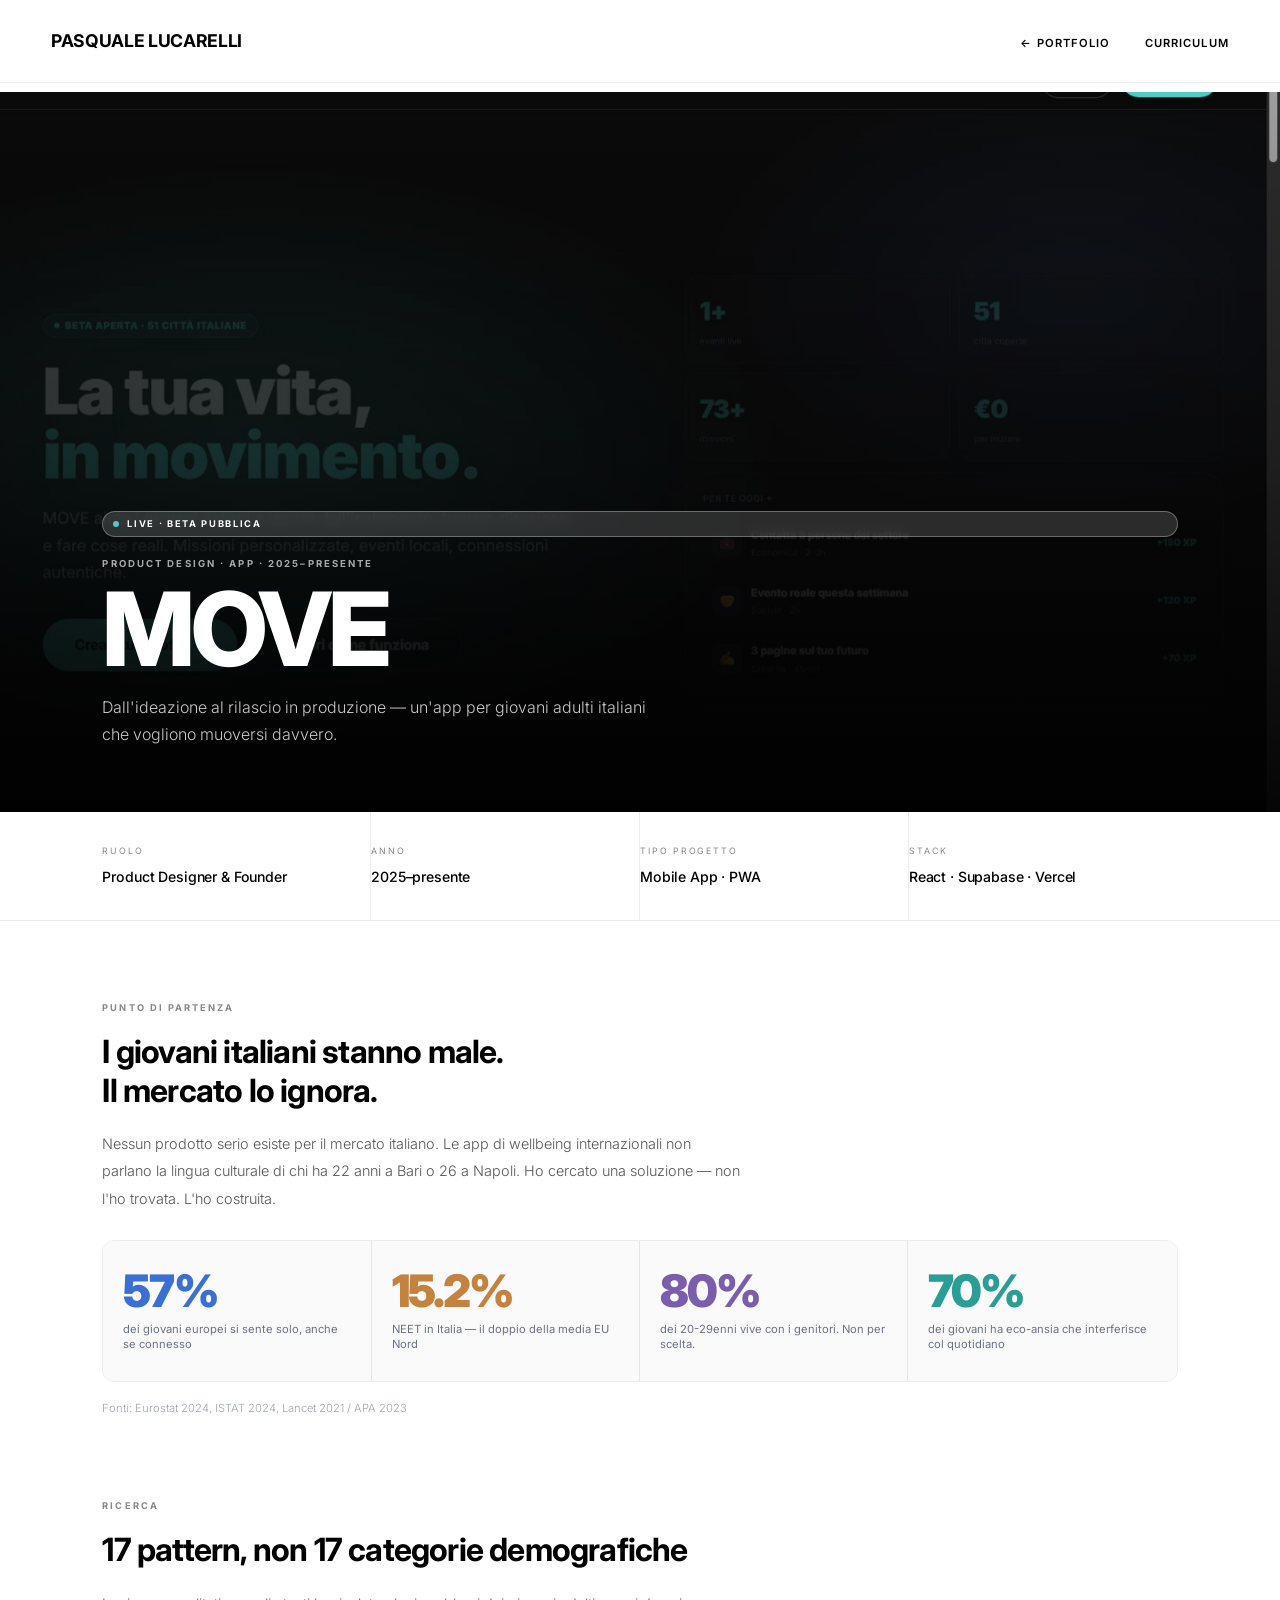
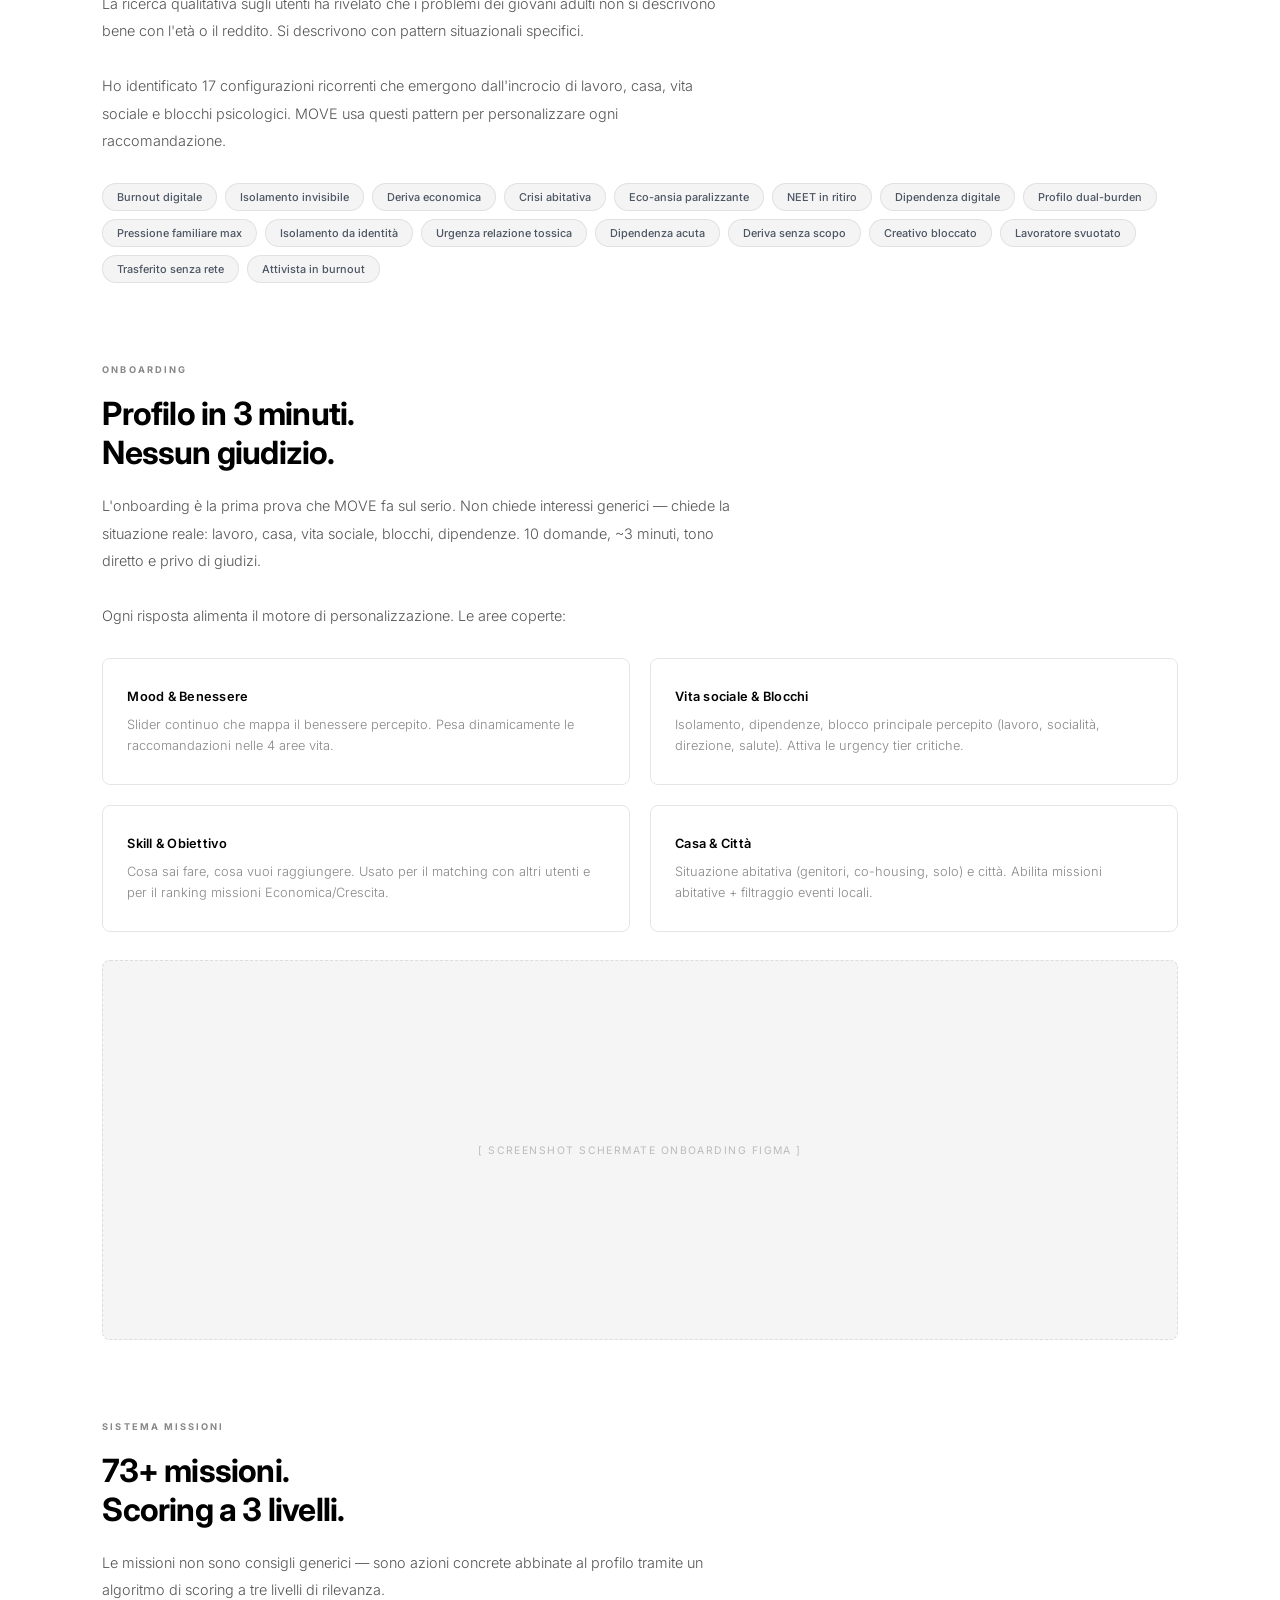
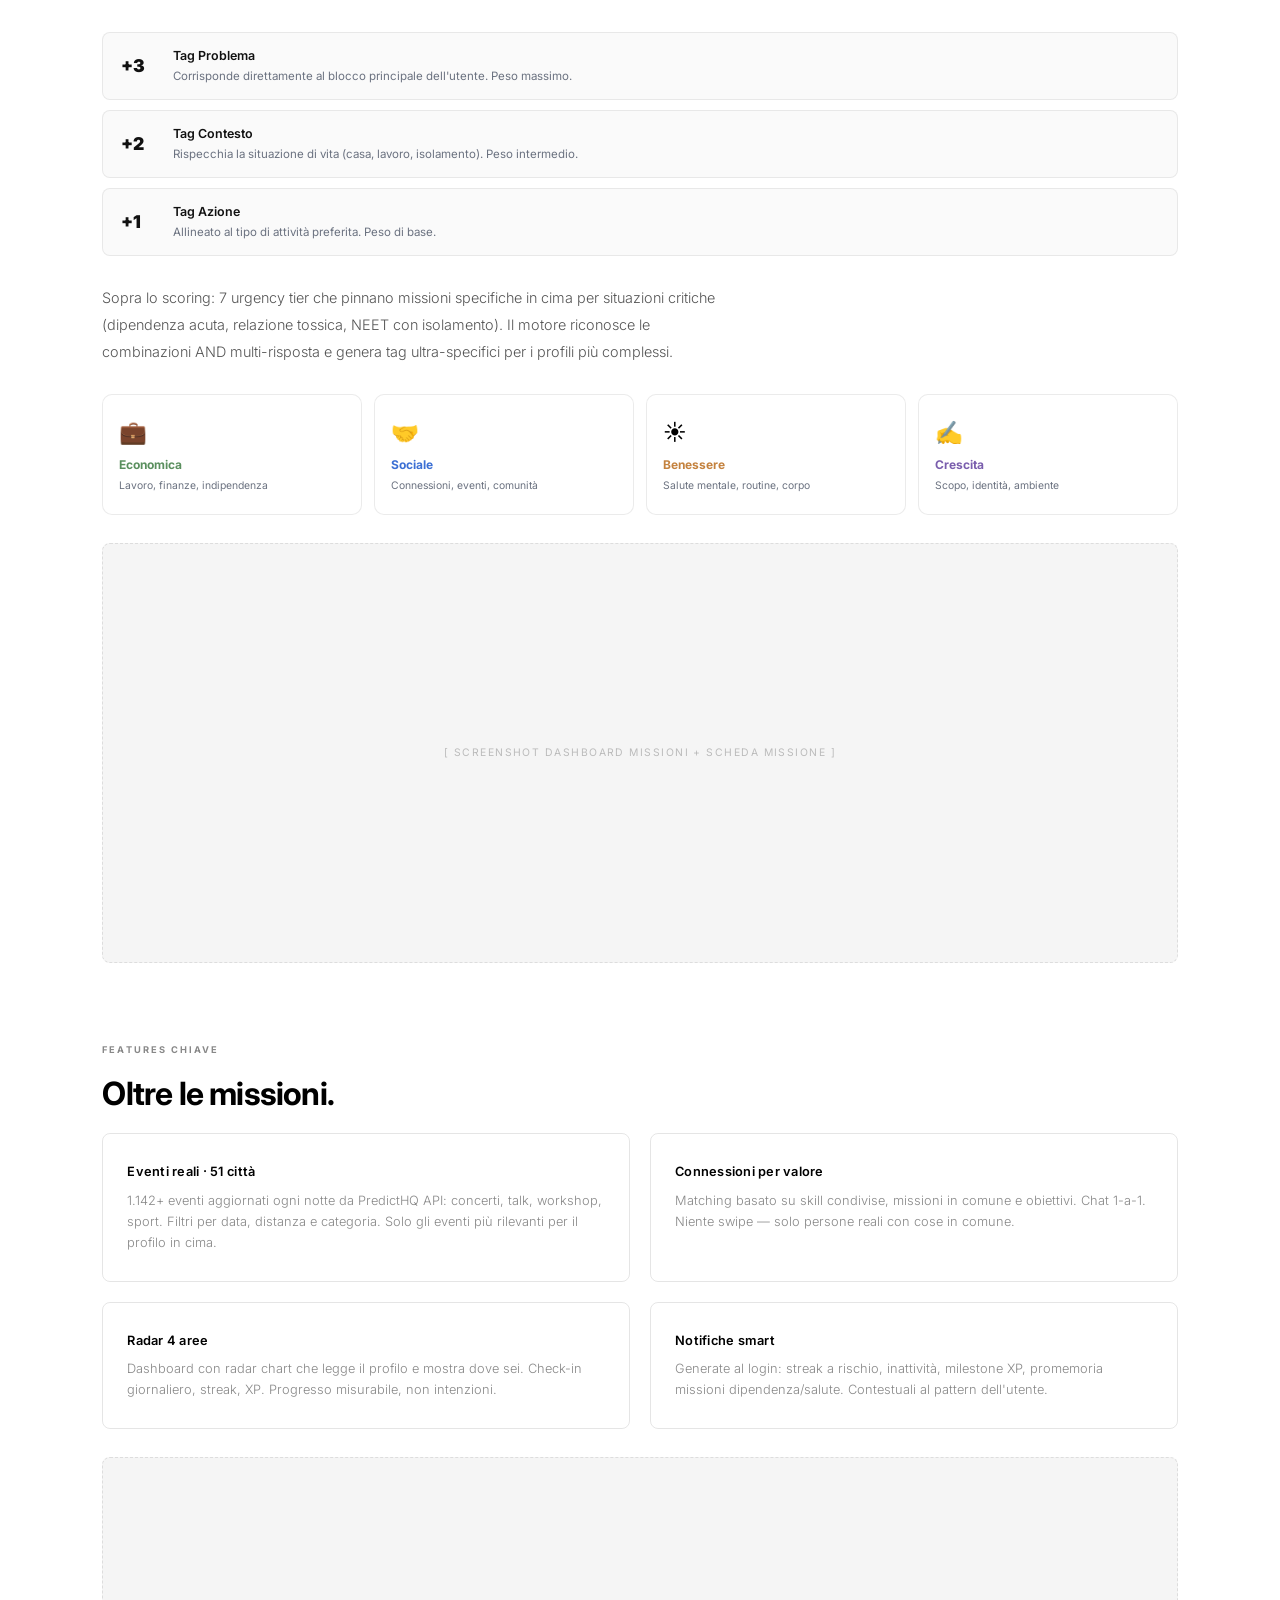
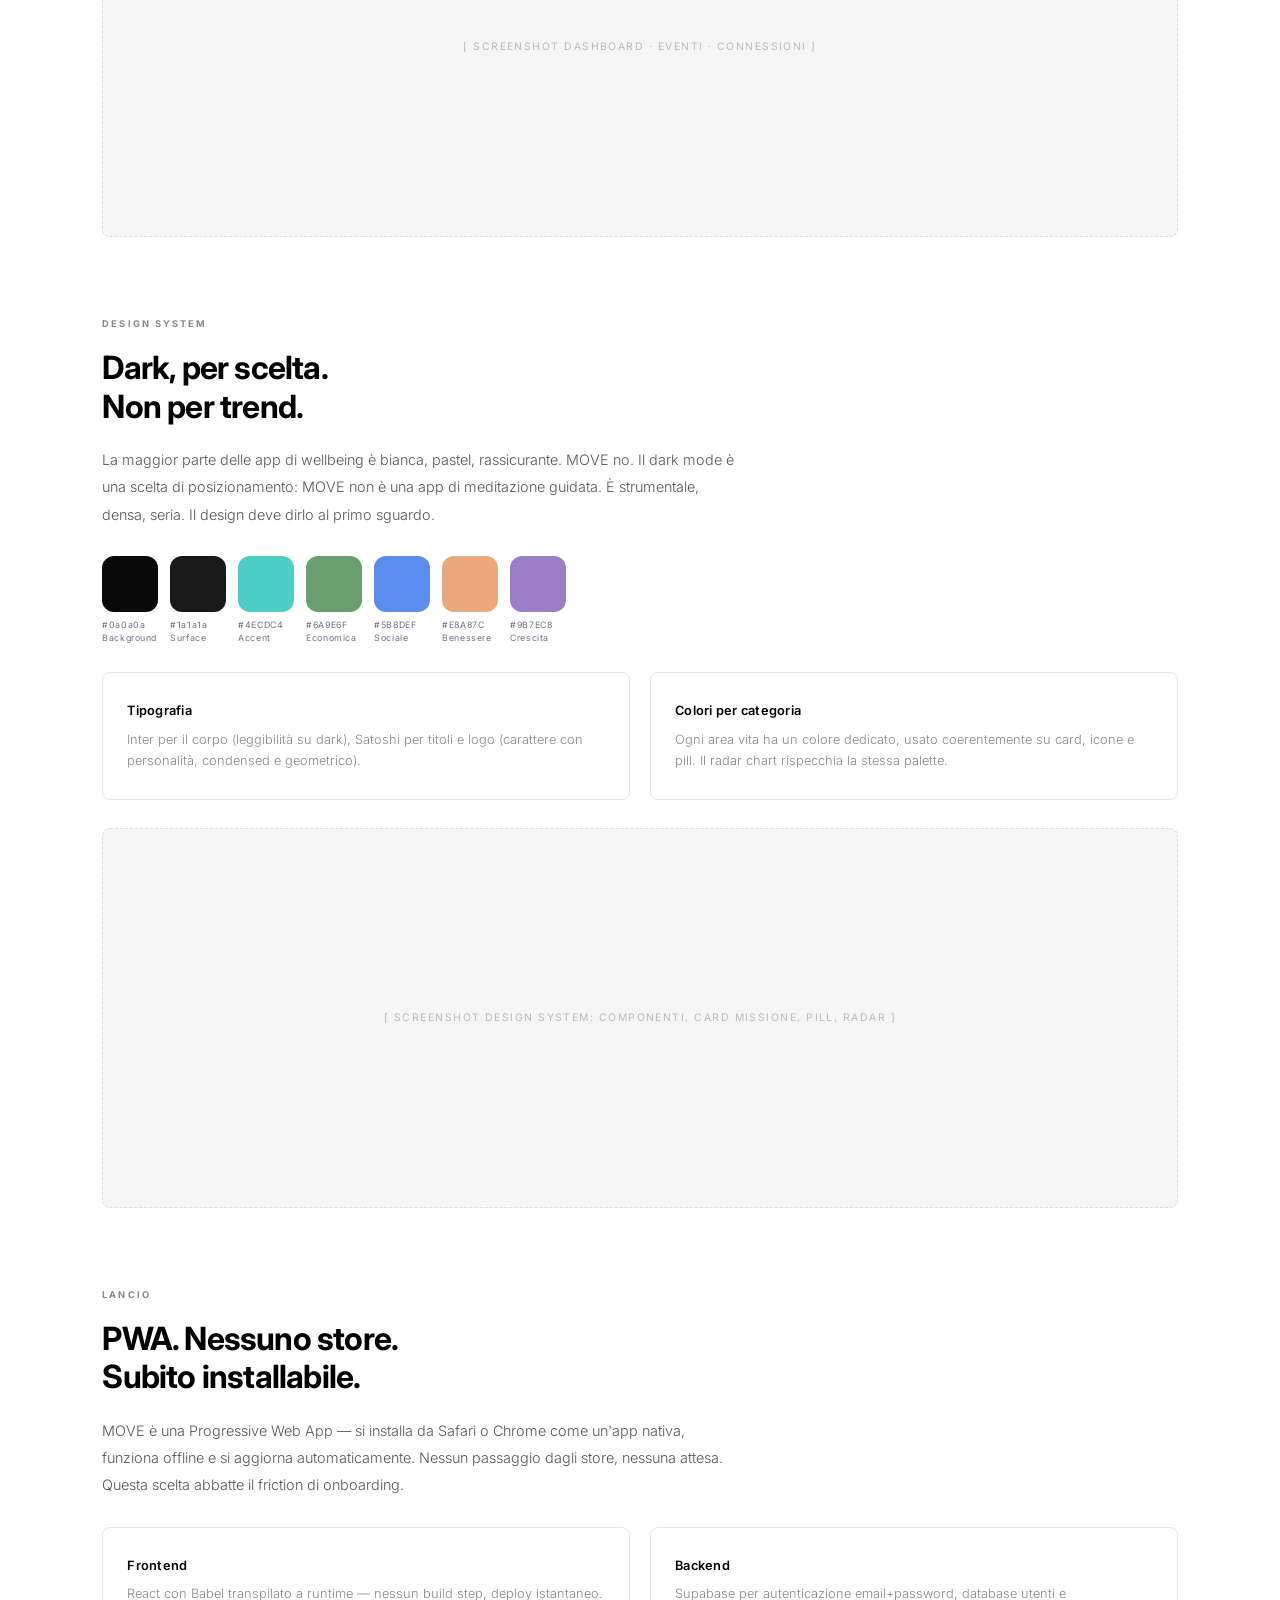
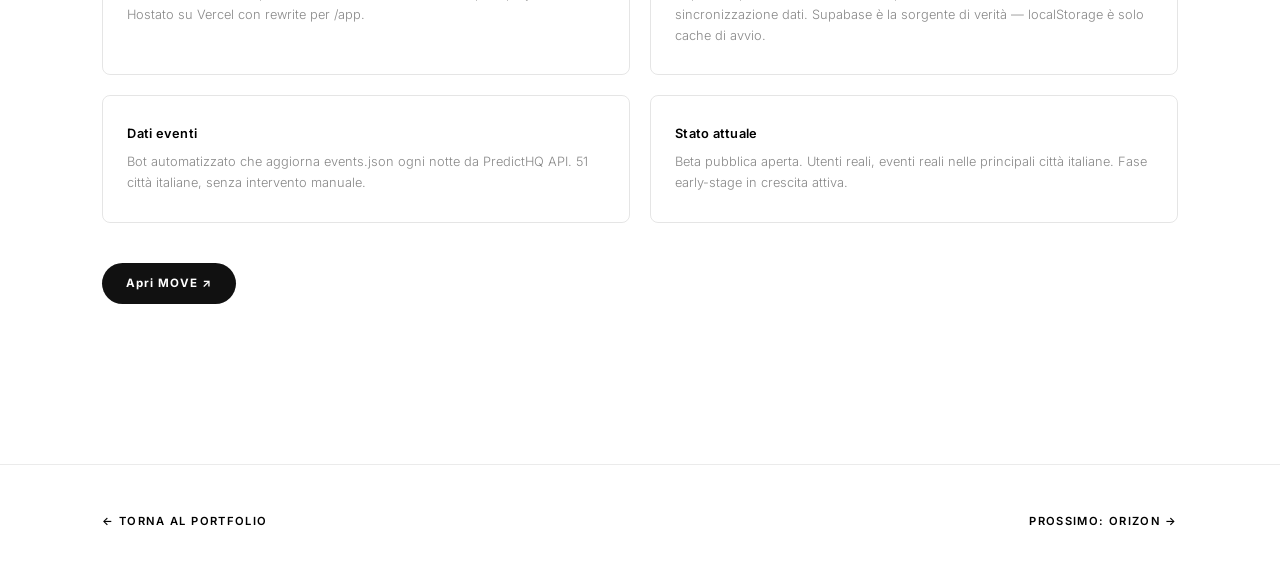
<file: move.html>
<!doctype html>
<html lang="it">
  <head>
    <meta charset="utf-8" />
    <meta name="viewport" content="width=device-width, initial-scale=1" />
    <title>MOVE — Case Study · Pasquale Lucarelli</title>
    <meta name="description" content="Come ho progettato e lanciato MOVE, un'app in beta pubblica per giovani adulti italiani — dalla ricerca utente al rilascio in produzione.">
    <link rel="icon" type="image/x-icon" href="assets/img/favicon/favicon.ico">
    <link href="https://cdn.jsdelivr.net/npm/bootstrap@5.3.3/dist/css/bootstrap.min.css" rel="stylesheet">
    <link href="https://fonts.googleapis.com/css2?family=Inter:wght@300;400;600;700;800&display=swap" rel="stylesheet">
    <link rel="stylesheet" href="assets/css/Style.css">

    <style>
      /* Componenti MOVE-specifici — palette light, coerente con le altre case study */

      /* Stats strip */
      .move-stats {
        display: grid;
        grid-template-columns: repeat(4, 1fr);
        border: 1px solid rgba(0,0,0,.08);
        border-radius: 12px;
        overflow: hidden;
        margin: 0 0 28px 0;
      }
      .move-stat {
        padding: 28px 20px;
        background: #fafafa;
        border-right: 1px solid rgba(0,0,0,.08);
      }
      .move-stat:last-child { border-right: none; }
      .move-stat-val {
        font-size: clamp(1.8rem, 3.5vw, 2.8rem);
        font-weight: 900;
        letter-spacing: -0.05em;
        line-height: 1;
        margin-bottom: 8px;
      }
      .move-stat-lbl { font-size: 0.7rem; color: #6B7280; line-height: 1.4; }

      /* Pattern pills */
      .move-patterns { display: flex; flex-wrap: wrap; gap: 8px; margin: 0 0 28px 0; }
      .move-pattern {
        padding: 5px 14px;
        background: #f4f4f4;
        border: 1px solid rgba(0,0,0,.08);
        border-radius: 20px;
        font-size: 0.68rem;
        color: #4B5563;
        font-weight: 500;
      }

      /* Scoring rows */
      .move-scoring { display: flex; flex-direction: column; gap: 10px; margin: 0 0 28px 0; }
      .move-score-row {
        display: flex;
        align-items: center;
        gap: 16px;
        padding: 14px 18px;
        background: #fafafa;
        border: 1px solid rgba(0,0,0,.07);
        border-radius: 8px;
      }
      .move-score-pts { font-size: 1.1rem; font-weight: 900; color: #111; min-width: 36px; }
      .move-score-label { font-size: 0.78rem; font-weight: 600; color: #111; }
      .move-score-desc  { font-size: 0.72rem; color: #6B7280; margin-top: 2px; }

      /* Categorie missioni */
      .move-cats { display: grid; grid-template-columns: repeat(4, 1fr); gap: 12px; margin: 0 0 28px 0; }
      .move-cat {
        padding: 20px 16px;
        border-radius: 10px;
        border: 1px solid rgba(0,0,0,.08);
        background: #fff;
      }
      .move-cat-icon { font-size: 1.4rem; margin-bottom: 8px; }
      .move-cat-name { font-size: 0.75rem; font-weight: 700; margin-bottom: 4px; }
      .move-cat-count { font-size: 0.65rem; color: #6B7280; }

      /* Palette swatches */
      .move-palette { display: flex; gap: 12px; margin: 0 0 28px 0; flex-wrap: wrap; }
      .move-swatch { width: 56px; height: 56px; border-radius: 12px; }
      .move-swatch-label { margin-top: 6px; font-size: 0.55rem; color: #6B7280; letter-spacing: 0.06em; }

      /* Live badge nell'hero */
      .move-live-badge {
        display: inline-flex;
        align-items: center;
        gap: 8px;
        padding: 5px 14px 5px 10px;
        background: rgba(255,255,255,.15);
        border: 1px solid rgba(255,255,255,.3);
        border-radius: 20px;
        font-size: 0.58rem;
        font-weight: 700;
        letter-spacing: 0.18em;
        color: #fff;
        margin-bottom: 20px;
        backdrop-filter: blur(6px);
      }
      .move-live-badge::before {
        content: '';
        width: 6px;
        height: 6px;
        border-radius: 50%;
        background: #4ECDC4;
        animation: pulse-dot 2s ease-in-out infinite;
      }
      @keyframes pulse-dot {
        0%, 100% { opacity: 1; transform: scale(1); }
        50%       { opacity: 0.5; transform: scale(0.8); }
      }

      /* Bottone link esterno */
      .cs-external-btn {
        display: inline-flex;
        align-items: center;
        gap: 8px;
        padding: 12px 24px;
        background: #111;
        color: #fff;
        border-radius: 50px;
        font-size: 0.72rem;
        font-weight: 700;
        letter-spacing: 0.08em;
        text-decoration: none;
        transition: opacity 0.2s;
        margin-top: 8px;
      }
      .cs-external-btn:hover { opacity: 0.75; color: #fff; }

      /* Colori categoria */
      .cat-eco { color: #5A8F5E; }
      .cat-soc { color: #3B6FD4; }
      .cat-ben { color: #C4823E; }
      .cat-cre { color: #7A5EAD; }

      @media (max-width: 680px) {
        .move-stats { grid-template-columns: 1fr 1fr; }
        .move-stat:nth-child(2) { border-right: none; }
        .move-stat:nth-child(3) { border-right: 1px solid rgba(0,0,0,.08); border-top: 1px solid rgba(0,0,0,.08); }
        .move-stat:nth-child(4) { border-top: 1px solid rgba(0,0,0,.08); }
        .move-cats { grid-template-columns: 1fr 1fr; }
      }
    </style>
  </head>

  <body class="case-study-page">

    <header>
      <a href="index.html" class="brand">PASQUALE LUCARELLI</a>
      <nav>
        <a href="index.html" class="top-link">← PORTFOLIO</a>
        <a href="curriculum.html" class="top-link">CURRICULUM</a>
      </nav>
    </header>

    <div class="cs-main">

      <!-- Hero -->
      <div class="cs-hero">
        <img src="assets/img/jpg/move.jpg" alt="MOVE — Product Design">
        <div class="cs-hero-overlay">
          <div class="move-live-badge">LIVE · BETA PUBBLICA</div>
          <span class="cs-hero-tag">Product Design · App · 2025–presente</span>
          <h1 class="cs-hero-title">MOVE</h1>
          <p class="cs-hero-subtitle">Dall'ideazione al rilascio in produzione — un'app per giovani adulti italiani che vogliono muoversi davvero.</p>
        </div>
      </div>

      <!-- Overview -->
      <div class="cs-overview">
        <div class="cs-overview-item">
          <span class="cs-overview-label">Ruolo</span>
          <span class="cs-overview-val">Product Designer &amp; Founder</span>
        </div>
        <div class="cs-overview-item">
          <span class="cs-overview-label">Anno</span>
          <span class="cs-overview-val">2025–presente</span>
        </div>
        <div class="cs-overview-item">
          <span class="cs-overview-label">Tipo progetto</span>
          <span class="cs-overview-val">Mobile App · PWA</span>
        </div>
        <div class="cs-overview-item">
          <span class="cs-overview-label">Stack</span>
          <span class="cs-overview-val">React · Supabase · Vercel</span>
        </div>
      </div>

      <!-- Body -->
      <div class="cs-body">

        <!-- Il problema -->
        <div class="cs-block">
          <span class="cs-label">Punto di partenza</span>
          <h2 class="cs-h2">I giovani italiani stanno male.<br>Il mercato lo ignora.</h2>
          <p class="cs-text">Nessun prodotto serio esiste per il mercato italiano. Le app di wellbeing internazionali non parlano la lingua culturale di chi ha 22 anni a Bari o 26 a Napoli. Ho cercato una soluzione — non l'ho trovata. L'ho costruita.</p>

          <div class="move-stats">
            <div class="move-stat">
              <div class="move-stat-val" style="color:#3B6FD4">57%</div>
              <div class="move-stat-lbl">dei giovani europei si sente solo, anche se connesso</div>
            </div>
            <div class="move-stat">
              <div class="move-stat-val" style="color:#C4823E">15.2%</div>
              <div class="move-stat-lbl">NEET in Italia — il doppio della media EU Nord</div>
            </div>
            <div class="move-stat">
              <div class="move-stat-val" style="color:#7A5EAD">80%</div>
              <div class="move-stat-lbl">dei 20-29enni vive con i genitori. Non per scelta.</div>
            </div>
            <div class="move-stat">
              <div class="move-stat-val" style="color:#2a9d95">70%</div>
              <div class="move-stat-lbl">dei giovani ha eco-ansia che interferisce col quotidiano</div>
            </div>
          </div>

          <p class="cs-text" style="font-size:0.7rem; color:#9CA3AF; margin-top:-12px;">Fonti: Eurostat 2024, ISTAT 2024, Lancet 2021 / APA 2023</p>
        </div>

        <!-- Research -->
        <div class="cs-block">
          <span class="cs-label">Ricerca</span>
          <h2 class="cs-h2">17 pattern, non 17 categorie demografiche</h2>
          <p class="cs-text">La ricerca qualitativa sugli utenti ha rivelato che i problemi dei giovani adulti non si descrivono bene con l'età o il reddito. Si descrivono con pattern situazionali specifici.</p>
          <p class="cs-text">Ho identificato 17 configurazioni ricorrenti che emergono dall'incrocio di lavoro, casa, vita sociale e blocchi psicologici. MOVE usa questi pattern per personalizzare ogni raccomandazione.</p>

          <div class="move-patterns">
            <span class="move-pattern">Burnout digitale</span>
            <span class="move-pattern">Isolamento invisibile</span>
            <span class="move-pattern">Deriva economica</span>
            <span class="move-pattern">Crisi abitativa</span>
            <span class="move-pattern">Eco-ansia paralizzante</span>
            <span class="move-pattern">NEET in ritiro</span>
            <span class="move-pattern">Dipendenza digitale</span>
            <span class="move-pattern">Profilo dual-burden</span>
            <span class="move-pattern">Pressione familiare max</span>
            <span class="move-pattern">Isolamento da identità</span>
            <span class="move-pattern">Urgenza relazione tossica</span>
            <span class="move-pattern">Dipendenza acuta</span>
            <span class="move-pattern">Deriva senza scopo</span>
            <span class="move-pattern">Creativo bloccato</span>
            <span class="move-pattern">Lavoratore svuotato</span>
            <span class="move-pattern">Trasferito senza rete</span>
            <span class="move-pattern">Attivista in burnout</span>
          </div>
        </div>

        <!-- Onboarding -->
        <div class="cs-block">
          <span class="cs-label">Onboarding</span>
          <h2 class="cs-h2">Profilo in 3 minuti.<br>Nessun giudizio.</h2>
          <p class="cs-text">L'onboarding è la prima prova che MOVE fa sul serio. Non chiede interessi generici — chiede la situazione reale: lavoro, casa, vita sociale, blocchi, dipendenze. 10 domande, ~3 minuti, tono diretto e privo di giudizi.</p>
          <p class="cs-text">Ogni risposta alimenta il motore di personalizzazione. Le aree coperte:</p>

          <div class="cs-grid-2">
            <div class="cs-card">
              <p class="cs-card-title">Mood &amp; Benessere</p>
              <p class="cs-card-text">Slider continuo che mappa il benessere percepito. Pesa dinamicamente le raccomandazioni nelle 4 aree vita.</p>
            </div>
            <div class="cs-card">
              <p class="cs-card-title">Vita sociale &amp; Blocchi</p>
              <p class="cs-card-text">Isolamento, dipendenze, blocco principale percepito (lavoro, socialità, direzione, salute). Attiva le urgency tier critiche.</p>
            </div>
            <div class="cs-card">
              <p class="cs-card-title">Skill &amp; Obiettivo</p>
              <p class="cs-card-text">Cosa sai fare, cosa vuoi raggiungere. Usato per il matching con altri utenti e per il ranking missioni Economica/Crescita.</p>
            </div>
            <div class="cs-card">
              <p class="cs-card-title">Casa &amp; Città</p>
              <p class="cs-card-text">Situazione abitativa (genitori, co-housing, solo) e città. Abilita missioni abitative + filtraggio eventi locali.</p>
            </div>
          </div>

          <div class="cs-image-slot" style="height: 380px;">
            [ screenshot schermate onboarding Figma ]
          </div>
        </div>

        <!-- Sistema missioni -->
        <div class="cs-block">
          <span class="cs-label">Sistema missioni</span>
          <h2 class="cs-h2">73+ missioni.<br>Scoring a 3 livelli.</h2>
          <p class="cs-text">Le missioni non sono consigli generici — sono azioni concrete abbinate al profilo tramite un algoritmo di scoring a tre livelli di rilevanza.</p>

          <div class="move-scoring">
            <div class="move-score-row">
              <div class="move-score-pts">+3</div>
              <div>
                <div class="move-score-label">Tag Problema</div>
                <div class="move-score-desc">Corrisponde direttamente al blocco principale dell'utente. Peso massimo.</div>
              </div>
            </div>
            <div class="move-score-row">
              <div class="move-score-pts">+2</div>
              <div>
                <div class="move-score-label">Tag Contesto</div>
                <div class="move-score-desc">Rispecchia la situazione di vita (casa, lavoro, isolamento). Peso intermedio.</div>
              </div>
            </div>
            <div class="move-score-row">
              <div class="move-score-pts">+1</div>
              <div>
                <div class="move-score-label">Tag Azione</div>
                <div class="move-score-desc">Allineato al tipo di attività preferita. Peso di base.</div>
              </div>
            </div>
          </div>

          <p class="cs-text">Sopra lo scoring: 7 urgency tier che pinnano missioni specifiche in cima per situazioni critiche (dipendenza acuta, relazione tossica, NEET con isolamento). Il motore riconosce le combinazioni AND multi-risposta e genera tag ultra-specifici per i profili più complessi.</p>

          <div class="move-cats">
            <div class="move-cat">
              <div class="move-cat-icon">💼</div>
              <div class="move-cat-name cat-eco">Economica</div>
              <div class="move-cat-count">Lavoro, finanze, indipendenza</div>
            </div>
            <div class="move-cat">
              <div class="move-cat-icon">🤝</div>
              <div class="move-cat-name cat-soc">Sociale</div>
              <div class="move-cat-count">Connessioni, eventi, comunità</div>
            </div>
            <div class="move-cat">
              <div class="move-cat-icon">☀️</div>
              <div class="move-cat-name cat-ben">Benessere</div>
              <div class="move-cat-count">Salute mentale, routine, corpo</div>
            </div>
            <div class="move-cat">
              <div class="move-cat-icon">✍️</div>
              <div class="move-cat-name cat-cre">Crescita</div>
              <div class="move-cat-count">Scopo, identità, ambiente</div>
            </div>
          </div>

          <div class="cs-image-slot" style="height: 420px;">
            [ screenshot dashboard missioni + scheda missione ]
          </div>
        </div>

        <!-- Features -->
        <div class="cs-block">
          <span class="cs-label">Features chiave</span>
          <h2 class="cs-h2">Oltre le missioni.</h2>

          <div class="cs-grid-2">
            <div class="cs-card">
              <p class="cs-card-title">Eventi reali · 51 città</p>
              <p class="cs-card-text">1.142+ eventi aggiornati ogni notte da PredictHQ API: concerti, talk, workshop, sport. Filtri per data, distanza e categoria. Solo gli eventi più rilevanti per il profilo in cima.</p>
            </div>
            <div class="cs-card">
              <p class="cs-card-title">Connessioni per valore</p>
              <p class="cs-card-text">Matching basato su skill condivise, missioni in comune e obiettivi. Chat 1-a-1. Niente swipe — solo persone reali con cose in comune.</p>
            </div>
            <div class="cs-card">
              <p class="cs-card-title">Radar 4 aree</p>
              <p class="cs-card-text">Dashboard con radar chart che legge il profilo e mostra dove sei. Check-in giornaliero, streak, XP. Progresso misurabile, non intenzioni.</p>
            </div>
            <div class="cs-card">
              <p class="cs-card-title">Notifiche smart</p>
              <p class="cs-card-text">Generate al login: streak a rischio, inattività, milestone XP, promemoria missioni dipendenza/salute. Contestuali al pattern dell'utente.</p>
            </div>
          </div>

          <div class="cs-image-slot" style="height: 380px;">
            [ screenshot dashboard · eventi · connessioni ]
          </div>
        </div>

        <!-- Design system -->
        <div class="cs-block">
          <span class="cs-label">Design System</span>
          <h2 class="cs-h2">Dark, per scelta.<br>Non per trend.</h2>
          <p class="cs-text">La maggior parte delle app di wellbeing è bianca, pastel, rassicurante. MOVE no. Il dark mode è una scelta di posizionamento: MOVE non è una app di meditazione guidata. È strumentale, densa, seria. Il design deve dirlo al primo sguardo.</p>

          <div class="move-palette">
            <div>
              <div class="move-swatch" style="background:#0a0a0a;"></div>
              <div class="move-swatch-label">#0a0a0a<br>Background</div>
            </div>
            <div>
              <div class="move-swatch" style="background:#1a1a1a; border: 1px solid rgba(0,0,0,.1);"></div>
              <div class="move-swatch-label">#1a1a1a<br>Surface</div>
            </div>
            <div>
              <div class="move-swatch" style="background:#4ECDC4;"></div>
              <div class="move-swatch-label">#4ECDC4<br>Accent</div>
            </div>
            <div>
              <div class="move-swatch" style="background:#6A9E6F;"></div>
              <div class="move-swatch-label">#6A9E6F<br>Economica</div>
            </div>
            <div>
              <div class="move-swatch" style="background:#5B8DEF;"></div>
              <div class="move-swatch-label">#5B8DEF<br>Sociale</div>
            </div>
            <div>
              <div class="move-swatch" style="background:#E8A87C;"></div>
              <div class="move-swatch-label">#E8A87C<br>Benessere</div>
            </div>
            <div>
              <div class="move-swatch" style="background:#9B7EC8;"></div>
              <div class="move-swatch-label">#9B7EC8<br>Crescita</div>
            </div>
          </div>

          <div class="cs-grid-2">
            <div class="cs-card">
              <p class="cs-card-title">Tipografia</p>
              <p class="cs-card-text">Inter per il corpo (leggibilità su dark), Satoshi per titoli e logo (carattere con personalità, condensed e geometrico).</p>
            </div>
            <div class="cs-card">
              <p class="cs-card-title">Colori per categoria</p>
              <p class="cs-card-text">Ogni area vita ha un colore dedicato, usato coerentemente su card, icone e pill. Il radar chart rispecchia la stessa palette.</p>
            </div>
          </div>

          <div class="cs-image-slot" style="height: 380px;">
            [ screenshot design system: componenti, card missione, pill, radar ]
          </div>
        </div>

        <!-- Lancio -->
        <div class="cs-block">
          <span class="cs-label">Lancio</span>
          <h2 class="cs-h2">PWA. Nessuno store.<br>Subito installabile.</h2>
          <p class="cs-text">MOVE è una Progressive Web App — si installa da Safari o Chrome come un'app nativa, funziona offline e si aggiorna automaticamente. Nessun passaggio dagli store, nessuna attesa. Questa scelta abbatte il friction di onboarding.</p>

          <div class="cs-grid-2">
            <div class="cs-card">
              <p class="cs-card-title">Frontend</p>
              <p class="cs-card-text">React con Babel transpilato a runtime — nessun build step, deploy istantaneo. Hostato su Vercel con rewrite per /app.</p>
            </div>
            <div class="cs-card">
              <p class="cs-card-title">Backend</p>
              <p class="cs-card-text">Supabase per autenticazione email+password, database utenti e sincronizzazione dati. Supabase è la sorgente di verità — localStorage è solo cache di avvio.</p>
            </div>
            <div class="cs-card">
              <p class="cs-card-title">Dati eventi</p>
              <p class="cs-card-text">Bot automatizzato che aggiorna events.json ogni notte da PredictHQ API. 51 città italiane, senza intervento manuale.</p>
            </div>
            <div class="cs-card">
              <p class="cs-card-title">Stato attuale</p>
              <p class="cs-card-text">Beta pubblica aperta. Utenti reali, eventi reali nelle principali città italiane. Fase early-stage in crescita attiva.</p>
            </div>
          </div>

          <div style="margin-top: 32px;">
            <a href="http://joinmove.it/" target="_blank" rel="noopener" class="cs-external-btn">
              Apri MOVE ↗
            </a>
          </div>
        </div>

      </div>

      <!-- Footer -->
      <div class="cs-footer">
        <a href="index.html" class="cs-nav-link">← Torna al portfolio</a>
        <a href="orizon.html" class="cs-nav-link">Prossimo: ORIZON →</a>
      </div>

    </div>

  </body>
</html>
</file>
<file: assets/css/Style.css>
body {
  font-family: "Inter", sans-serif;
  background-color: #ffffff;
  color: #000000;
  margin: 0;
  overflow: hidden;
  -webkit-font-smoothing: antialiased;
}

header {
  position: fixed;
  top: 0;
  width: 100%;
  z-index: 1000;
  mix-blend-mode: difference;
  color: white;
  padding: 40px 4vw;
  display: flex;
  justify-content: space-between;
  align-items: center;
}
header .brand {
  font-weight: 700;
  font-size: 1.1rem;
  letter-spacing: -0.02em;
  text-decoration: none;
  color: inherit;
}
header .brand:hover {
  opacity: 0.7;
}
header .top-link {
  color: white !important;
  text-decoration: none;
  margin-left: 30px;
  font-size: 0.7rem;
  font-weight: 600;
  letter-spacing: 0.1em;
}

main {
  height: 100vh;
  overflow-y: scroll;
  scroll-snap-type: y mandatory;
  scroll-behavior: smooth;
}

.section {
  height: 100vh;
  width: 100%;
  display: flex;
  align-items: center;
  justify-content: center;
  scroll-snap-align: start;
  padding: 0 10vw;
}
.section:hover .project-media img {
  transform: scale(1.05);
}
.section .hero-text-wrapper {
  width: 100%;
}
.section .hero-text-wrapper .giant-title {
  font-size: clamp(3.5rem, 8vw, 10rem);
  line-height: 0.9;
  font-weight: 300;
  text-transform: uppercase;
}
.section .hero-text-wrapper .giant-title span.bold {
  display: block;
  font-weight: 800;
  margin-left: 10vw;
}

.floating-dock {
  position: fixed;
  bottom: 30px;
  left: 50%;
  transform: translateX(-50%);
  background: rgba(255, 255, 255, 0.75);
  backdrop-filter: blur(20px) saturate(180%);
  padding: 8px 10px;
  border-radius: 20px;
  border: 1px solid rgba(255, 255, 255, 0.4);
  display: flex;
  gap: 5px;
  z-index: 2000;
  box-shadow: 0 15px 35px rgba(0, 0, 0, 0.1);
  transition: transform 0.5s cubic-bezier(0.16, 1, 0.3, 1);
}
.floating-dock .dock-link {
  text-decoration: none;
  color: #000000;
  font-size: 0.75rem;
  font-weight: 600;
  padding: 10px 18px;
  border-radius: 12px;
  transition: 0.3s;
}
.floating-dock .dock-link:hover {
  background: rgba(0, 0, 0, 0.05);
}

.custom-overlay {
  position: fixed;
  inset: 0;
  background: #ffffff;
  z-index: 9000;
  transform: translateY(100%);
  transition: transform 0.8s cubic-bezier(0.16, 1, 0.3, 1);
  display: flex;
  align-items: center;
  justify-content: center;
  padding: 0 4vw;
}
.custom-overlay.active {
  transform: translateY(0);
}
.custom-overlay .minimal-form {
  width: 100%;
  max-width: 700px;
}
.custom-overlay .minimal-form .form-label {
  font-size: 0.65rem;
  font-weight: 600;
  letter-spacing: 0.14em;
  color: #888888;
  display: block;
  margin-bottom: 6px;
}
.custom-overlay .minimal-form .form-input {
  width: 100%;
  border: none;
  border-bottom: 1px solid #eee;
  padding: 10px 0;
  font-size: 1.3rem;
  margin-bottom: 40px;
  outline: none;
  font-family: "Inter", sans-serif;
  background: transparent;
  resize: none;
}
.custom-overlay .minimal-form .form-input:focus {
  border-bottom-color: #000000;
}
.custom-overlay .minimal-form .submit-btn {
  background: #000000;
  color: #ffffff;
  border: none;
  padding: 16px 36px;
  font-size: 0.75rem;
  font-weight: 700;
  letter-spacing: 0.12em;
  cursor: pointer;
  transition: opacity 0.2s;
}
.custom-overlay .minimal-form .submit-btn:hover {
  opacity: 0.75;
}

#close-btn {
  position: fixed;
  top: 36px;
  right: 4vw;
  z-index: 9100;
  background: none;
  border: none;
  cursor: pointer;
  width: 40px;
  height: 40px;
  padding: 0;
  transition: opacity 0.3s;
}
#close-btn svg {
  width: 100%;
  height: 100%;
}

.project-media {
  width: 90%;
  height: 78vh;
  position: relative;
  overflow: hidden;
  border-radius: 6px;
  box-shadow: 0 20px 60px rgba(0, 0, 0, 0.18), 0 6px 20px rgba(0, 0, 0, 0.1);
  transition: box-shadow 0.4s ease, transform 0.4s ease;
}
.project-media:hover {
  box-shadow: 0 32px 80px rgba(0, 0, 0, 0.22), 0 10px 30px rgba(0, 0, 0, 0.12);
  transform: translateY(-4px);
}
.project-media img {
  width: 100%;
  height: 100%;
  -o-object-fit: cover;
     object-fit: cover;
  transition: transform 1.5s cubic-bezier(0.16, 1, 0.3, 1);
}
.project-media .project-info {
  position: absolute;
  bottom: 36px;
  left: 36px;
  color: white;
}
.project-media .project-info .project-category {
  font-size: 0.7rem;
  font-weight: 600;
  letter-spacing: 0.12em;
  opacity: 0.7;
  display: block;
  margin-bottom: 6px;
}
.project-media .project-info .project-title {
  font-size: clamp(2.5rem, 6vw, 6rem);
  font-weight: 800;
  line-height: 1;
  letter-spacing: -0.03em;
  margin: 0;
}

.cv-page {
  overflow-y: auto;
  overflow-x: hidden;
  background: #ffffff;
}
.cv-page header {
  mix-blend-mode: normal;
  color: #000000;
  background: rgba(255, 255, 255, 0.85);
  backdrop-filter: blur(20px) saturate(180%);
  border-bottom: 1px solid rgba(0, 0, 0, 0.06);
  padding: 28px 4vw;
}
.cv-page header .brand {
  color: #000000;
}
.cv-page header .top-link {
  color: #000000 !important;
}

.cv-main {
  width: 100%;
  padding: 130px 6vw 120px;
}

.cv-hero {
  display: flex;
  justify-content: space-between;
  align-items: flex-end;
  gap: 40px;
  padding-bottom: 72px;
  margin-bottom: 72px;
  border-bottom: 1px solid rgba(0, 0, 0, 0.08);
}

.cv-name {
  font-size: clamp(3.5rem, 8vw, 7rem);
  font-weight: 800;
  line-height: 0.88;
  letter-spacing: -0.04em;
  text-transform: uppercase;
  margin: 0 0 24px 0;
}

.cv-tagline {
  font-size: 0.9rem;
  color: #888888;
  line-height: 1.8;
  max-width: 420px;
  font-weight: 300;
  margin: 0;
}

.cv-photo {
  flex-shrink: 0;
}

.cv-photo-placeholder {
  width: 140px;
  height: 178px;
  background: #f5f5f5;
  border: 1px solid #e8e8e8;
  border-radius: 4px;
  display: flex;
  flex-direction: column;
  align-items: center;
  justify-content: center;
  gap: 10px;
  color: #888888;
}
.cv-photo-placeholder svg {
  opacity: 0.3;
}
.cv-photo-placeholder span {
  font-size: 0.6rem;
  letter-spacing: 0.14em;
  text-transform: uppercase;
}

.cv-section {
  display: grid;
  grid-template-columns: 160px 1fr;
  gap: 0 48px;
  padding: 48px 0;
  border-bottom: 1px solid rgba(0, 0, 0, 0.07);
}
.cv-section--last {
  border-bottom: none;
}

.cv-label {
  font-size: 0.6rem;
  font-weight: 600;
  letter-spacing: 0.2em;
  text-transform: uppercase;
  color: #888888;
  padding-top: 6px;
}

.cv-info-grid {
  display: grid;
  grid-template-columns: 1fr 1fr;
  gap: 24px 48px;
}

.cv-info-item {
  display: flex;
  flex-direction: column;
  gap: 5px;
}

.cv-info-key {
  font-size: 0.58rem;
  letter-spacing: 0.16em;
  text-transform: uppercase;
  color: #888888;
}

.cv-info-val {
  font-size: 0.9rem;
  font-weight: 400;
}
.cv-info-val a {
  color: #000000;
  text-decoration: none;
  border-bottom: 1px solid rgba(0, 0, 0, 0.15);
  transition: border-color 0.2s;
}
.cv-info-val a:hover {
  border-color: #000000;
}

.cv-entry {
  margin-bottom: 36px;
}
.cv-entry:last-child {
  margin-bottom: 0;
}

.cv-entry-title {
  font-size: 1rem;
  font-weight: 600;
  letter-spacing: -0.01em;
  margin-bottom: 4px;
}

.cv-entry-subtitle {
  font-size: 0.72rem;
  color: #888888;
  margin-bottom: 10px;
  letter-spacing: 0.04em;
}

.cv-entry-desc {
  font-size: 0.85rem;
  color: #555;
  line-height: 1.75;
  font-weight: 300;
}

.cv-skills {
  display: flex;
  flex-wrap: wrap;
  gap: 8px;
}

.cv-pill {
  display: inline-block;
  padding: 6px 16px;
  border: 1px solid rgba(0, 0, 0, 0.14);
  border-radius: 20px;
  font-size: 0.7rem;
  letter-spacing: 0.06em;
  font-weight: 400;
  color: #000000;
  transition: border-color 0.2s, background 0.2s;
  cursor: default;
}
.cv-pill:hover {
  border-color: #000000;
  background: rgba(0, 0, 0, 0.04);
}

.cv-socials {
  display: flex;
  flex-direction: column;
  gap: 12px;
}

.cv-social-link {
  display: flex;
  align-items: center;
  gap: 16px;
  text-decoration: none;
  color: #000000;
  padding: 16px 0;
  border-bottom: 1px solid rgba(0, 0, 0, 0.07);
  transition: opacity 0.2s, transform 0.2s;
}
.cv-social-link:last-child {
  border-bottom: none;
}
.cv-social-link:hover {
  opacity: 0.6;
  transform: translateX(5px);
  color: #000000;
}

.cv-social-icon {
  width: 32px;
  height: 32px;
  display: flex;
  align-items: center;
  justify-content: center;
  flex-shrink: 0;
  opacity: 0.5;
}

.cv-social-info {
  flex: 1;
  display: flex;
  flex-direction: column;
  gap: 2px;
}

.cv-social-name {
  font-size: 0.8rem;
  font-weight: 600;
  letter-spacing: 0.06em;
}

.cv-social-handle {
  font-size: 0.7rem;
  color: #888888;
}

.cv-social-arrow {
  font-size: 1rem;
  color: #888888;
  transition: transform 0.2s;
}
.cv-social-link:hover .cv-social-arrow {
  transform: translateX(4px);
}

/* ─────────────────────────────────────────────────────────
   10. PROJECT BADGE (es. LIVE)
   ───────────────────────────────────────────────────────── */
.project-badge {
  position: absolute;
  top: 24px;
  right: 24px;
  background: rgba(255, 255, 255, 0.1);
  backdrop-filter: blur(8px);
  -webkit-backdrop-filter: blur(8px);
  border: 1px solid rgba(255, 255, 255, 0.2);
  color: rgba(255, 255, 255, 0.9);
  font-size: 0.55rem;
  font-weight: 700;
  letter-spacing: 0.2em;
  padding: 5px 14px 5px 10px;
  border-radius: 20px;
  display: inline-flex;
  align-items: center;
  gap: 8px;
}
.project-badge::before {
  content: '';
  width: 5px;
  height: 5px;
  border-radius: 50%;
  background: #4ECDC4;
  flex-shrink: 0;
  animation: pulse-dot 2s ease-in-out infinite;
}
@keyframes pulse-dot {
  0%, 100% { opacity: 1; }
  50%       { opacity: 0.35; }
}

/* ─────────────────────────────────────────────────────────
   11. MOVE — card con gradiente brand
   ───────────────────────────────────────────────────────── */
.project-media--move {
  background: linear-gradient(145deg, #061919 0%, #0a2e2e 45%, #0e3c3c 70%, #124a4a 100%);
}
.move-waveform {
  position: absolute;
  inset: 0;
  pointer-events: none;
  overflow: hidden;
}
.move-waveform svg {
  width: 100%;
  height: 100%;
}
.move-waveform path {
  transition: opacity 1.5s cubic-bezier(0.16, 1, 0.3, 1);
}
.section:hover .move-waveform path:nth-child(1) { opacity: 0.52; }
.section:hover .move-waveform path:nth-child(2) { opacity: 0.28; }
.section:hover .move-waveform path:nth-child(3) { opacity: 0.18; }

/* ─────────────────────────────────────────────────────────
   12. <a> usato come project card (MOVE)
   ───────────────────────────────────────────────────────── */
a.project-media {
  text-decoration: none;
  display: block;
}
a.project-media .project-title,
a.project-media .project-category {
  color: white;
}

/* ─────────────────────────────────────────────────────────
   13. HERO ENTRANCE ANIMATION
   ───────────────────────────────────────────────────────── */
@keyframes fadeInUp {
  from { opacity: 0; transform: translateY(28px); }
  to   { opacity: 1; transform: translateY(0); }
}
.hero-text-wrapper {
  animation: fadeInUp 0.9s cubic-bezier(0.16, 1, 0.3, 1) both;
}

@media (max-width: 680px) {
  .cv-hero {
    flex-direction: column-reverse;
    align-items: flex-start;
    gap: 28px;
    padding-bottom: 52px;
    margin-bottom: 52px;
  }
  .cv-photo-placeholder {
    width: 100px;
    height: 128px;
  }
  .cv-section {
    grid-template-columns: 1fr;
    gap: 14px;
    padding: 36px 0;
  }
  .cv-info-grid {
    grid-template-columns: 1fr;
    gap: 20px;
  }
  .cs-overview { grid-template-columns: 1fr 1fr; padding: 0 5vw; }
  .cs-overview-item { padding: 20px 12px 20px 0; }
  .cs-overview-item:nth-child(2) { border-right: none; }
  .cs-overview-item:nth-child(3) { border-right: 1px solid rgba(0,0,0,0.07); }
  .cs-hero { height: 60vh; }
  .cs-hero-overlay { padding: 36px 5vw; }
  .cs-body { padding: 48px 5vw; }
  .cs-grid-2 { grid-template-columns: 1fr; }
  .cs-footer { flex-direction: column; gap: 20px; text-align: center; }
}

/* ─────────────────────────────────────────────────────────
   14. CARD PROJECT DESCRIPTION (always visible)
   ───────────────────────────────────────────────────────── */
.project-info .project-desc {
  font-size: 0.72rem;
  color: rgba(255, 255, 255, 0.6);
  font-weight: 300;
  letter-spacing: 0.04em;
  line-height: 1.5;
  margin: 6px 0 0 0;
  max-width: 380px;
  text-shadow: 0 1px 4px rgba(0,0,0,0.4);
}

/* ─────────────────────────────────────────────────────────
   15. SCROLL HINT (mobile only)
   ───────────────────────────────────────────────────────── */
.scroll-hint {
  position: fixed;
  bottom: 90px;
  left: 50%;
  transform: translateX(-50%);
  display: none;
  flex-direction: column;
  align-items: center;
  gap: 5px;
  color: rgba(0, 0, 0, 0.28);
  font-size: 0.48rem;
  letter-spacing: 0.2em;
  z-index: 500;
  pointer-events: none;
  animation: fadeHint 4s ease forwards;
}
@keyframes fadeHint {
  0%   { opacity: 1; }
  60%  { opacity: 1; }
  100% { opacity: 0; }
}

/* ─────────────────────────────────────────────────────────
   16. CASE STUDY PAGE
   ───────────────────────────────────────────────────────── */
body.case-study-page {
  overflow-y: auto;
  overflow-x: hidden;
}
body.case-study-page header {
  mix-blend-mode: normal;
  color: #000000;
  background: rgba(255, 255, 255, 0.92);
  backdrop-filter: blur(20px) saturate(180%);
  border-bottom: 1px solid rgba(0, 0, 0, 0.07);
  padding: 28px 4vw;
}
body.case-study-page header .brand { color: #000000; }
body.case-study-page header .top-link { color: #000000 !important; }

.cs-main { width: 100%; padding-top: 92px; }

.cs-hero {
  width: 100%;
  height: 80vh;
  position: relative;
  overflow: hidden;
}
.cs-hero img {
  width: 100%;
  height: 100%;
  -o-object-fit: cover;
     object-fit: cover;
}
.cs-hero-overlay {
  position: absolute;
  inset: 0;
  background: linear-gradient(to top, rgba(0,0,0,0.88) 0%, rgba(0,0,0,0.3) 50%, transparent 100%);
  display: flex;
  flex-direction: column;
  justify-content: flex-end;
  padding: 64px 8vw;
  color: white;
}
.cs-hero-tag {
  font-size: 0.6rem;
  font-weight: 700;
  letter-spacing: 0.22em;
  text-transform: uppercase;
  opacity: 0.65;
  margin-bottom: 12px;
  display: block;
}
.cs-hero-title {
  font-size: clamp(3rem, 8vw, 8rem);
  font-weight: 800;
  line-height: 0.88;
  letter-spacing: -0.04em;
  margin: 0 0 20px 0;
}
.cs-hero-subtitle {
  font-size: 1rem;
  font-weight: 300;
  opacity: 0.78;
  max-width: 560px;
  line-height: 1.7;
  margin: 0;
}
.cs-overview {
  display: grid;
  grid-template-columns: repeat(4, 1fr);
  border-bottom: 1px solid rgba(0, 0, 0, 0.08);
  padding: 0 8vw;
}
.cs-overview-item {
  padding: 32px 16px 32px 0;
  border-right: 1px solid rgba(0, 0, 0, 0.07);
}
.cs-overview-item:last-child { border-right: none; }
.cs-overview-label {
  display: block;
  font-size: 0.55rem;
  letter-spacing: 0.22em;
  text-transform: uppercase;
  color: #888888;
  margin-bottom: 7px;
}
.cs-overview-val {
  font-size: 0.88rem;
  font-weight: 500;
  letter-spacing: -0.01em;
}
.cs-body { padding: 80px 8vw; }
.cs-block { margin-bottom: 80px; }
.cs-label {
  font-size: 0.58rem;
  font-weight: 700;
  letter-spacing: 0.22em;
  text-transform: uppercase;
  color: #888888;
  display: block;
  margin-bottom: 18px;
}
.cs-h2 {
  font-size: clamp(1.4rem, 2.5vw, 2.2rem);
  font-weight: 700;
  letter-spacing: -0.025em;
  margin: 0 0 20px 0;
  line-height: 1.2;
  max-width: 700px;
}
.cs-text {
  font-size: 0.9rem;
  color: #555555;
  line-height: 1.9;
  font-weight: 300;
  max-width: 640px;
  margin: 0 0 28px 0;
}
.cs-image-slot {
  width: 100%;
  background: #f5f5f5;
  border: 1px dashed #dddddd;
  border-radius: 8px;
  display: flex;
  align-items: center;
  justify-content: center;
  color: #bbbbbb;
  font-size: 0.65rem;
  letter-spacing: 0.14em;
  text-transform: uppercase;
  margin: 0 0 28px 0;
}
.cs-img {
  width: 100%;
  height: auto;
  display: block;
  border-radius: 8px;
  margin: 0 0 28px 0;
}
.cs-grid-2 {
  display: grid;
  grid-template-columns: 1fr 1fr;
  gap: 20px;
  margin: 0 0 28px 0;
}
.cs-card {
  border: 1px solid rgba(0, 0, 0, 0.1);
  border-radius: 8px;
  padding: 28px 24px;
}
.cs-card-title {
  font-size: 0.8rem;
  font-weight: 600;
  letter-spacing: 0.02em;
  margin: 0 0 8px 0;
}
.cs-card-text {
  font-size: 0.8rem;
  color: #888888;
  line-height: 1.65;
  font-weight: 300;
  margin: 0;
}
.cs-footer {
  display: flex;
  justify-content: space-between;
  align-items: center;
  padding: 48px 8vw;
  border-top: 1px solid rgba(0, 0, 0, 0.08);
}
.cs-nav-link {
  text-decoration: none;
  color: #000000;
  font-size: 0.7rem;
  font-weight: 600;
  letter-spacing: 0.12em;
  text-transform: uppercase;
  transition: opacity 0.2s;
  display: inline-flex;
  align-items: center;
  gap: 8px;
}
.cs-nav-link:hover { opacity: 0.5; color: #000000; }

/* ─────────────────────────────────────────────────────────
   16b. BIO OVERLAY
   ───────────────────────────────────────────────────────── */
.bio-wrapper {
  width: 100%;
  max-width: 560px;
}
.bio-label {
  display: block;
  font-size: 0.58rem;
  letter-spacing: 0.22em;
  text-transform: uppercase;
  color: #888888;
  margin-bottom: 20px;
}
.bio-name {
  font-size: clamp(3rem, 7vw, 6rem);
  font-weight: 800;
  line-height: 0.88;
  letter-spacing: -0.04em;
  margin: 0 0 36px 0;
}
.bio-text {
  font-size: 1rem;
  color: #555555;
  line-height: 1.85;
  font-weight: 300;
  margin: 0 0 36px 0;
}
.bio-text strong { color: #000000; font-weight: 600; }
.bio-actions {
  display: flex;
  align-items: center;
  gap: 24px;
  flex-wrap: wrap;
  margin-bottom: 28px;
}
.bio-contact-btn {
  background: #000000;
  color: #ffffff;
  border: none;
  padding: 14px 28px;
  font-size: 0.72rem;
  font-weight: 700;
  letter-spacing: 0.12em;
  cursor: pointer;
  font-family: "Inter", sans-serif;
  transition: opacity 0.2s;
}
.bio-contact-btn:hover { opacity: 0.7; }
.bio-link {
  text-decoration: none;
  color: #000000;
  font-size: 0.65rem;
  font-weight: 700;
  letter-spacing: 0.12em;
  border-bottom: 1px solid rgba(0, 0, 0, 0.2);
  padding-bottom: 1px;
  transition: border-color 0.2s;
}
.bio-link:hover { border-color: #000000; color: #000000; }
.bio-available {
  display: flex;
  align-items: center;
  gap: 8px;
  font-size: 0.63rem;
  color: #aaaaaa;
  letter-spacing: 0.06em;
}
.bio-dot {
  width: 6px;
  height: 6px;
  border-radius: 50%;
  background: #4ECDC4;
  display: inline-block;
  flex-shrink: 0;
}

/* ─────────────────────────────────────────────────────────
   17. MOBILE PORTFOLIO
   ───────────────────────────────────────────────────────── */
@media (max-width: 768px) {
  main { -webkit-overflow-scrolling: touch; }

  .section { padding: 0 4vw; }

  .section .hero-text-wrapper .giant-title {
    font-size: clamp(2rem, 8.5vw, 3.5rem);
    line-height: 0.92;
  }
  .section .hero-text-wrapper .giant-title span.bold { margin-left: 5vw; }

  .project-media { width: 100%; height: 72vh; border-radius: 14px; }
  a.project-media { width: 100%; }

  .project-media .project-info { bottom: 24px; left: 22px; right: 22px; }
  .project-media .project-info .project-title { font-size: clamp(1.8rem, 8vw, 3rem); }

  .floating-dock {
    bottom: max(18px, env(safe-area-inset-bottom, 18px));
    gap: 2px;
    padding: 6px 8px;
  }
  .floating-dock .dock-link { font-size: 0.65rem; padding: 8px 10px; }

  header { padding: 20px 4vw; }
  .scroll-hint { display: flex; }
}

/* ─────────────────────────────────────────────────────────
   18. PRINT (CV → PDF)
   ───────────────────────────────────────────────────────── */
@media print {
  header, .floating-dock, .cv-print-btn { display: none !important; }
  body { overflow: auto !important; }
  * { -webkit-print-color-adjust: exact !important; print-color-adjust: exact !important; }
  .cv-main { padding: 40px 60px !important; }
}
/*# sourceMappingURL=Style.css.map */
</file>
